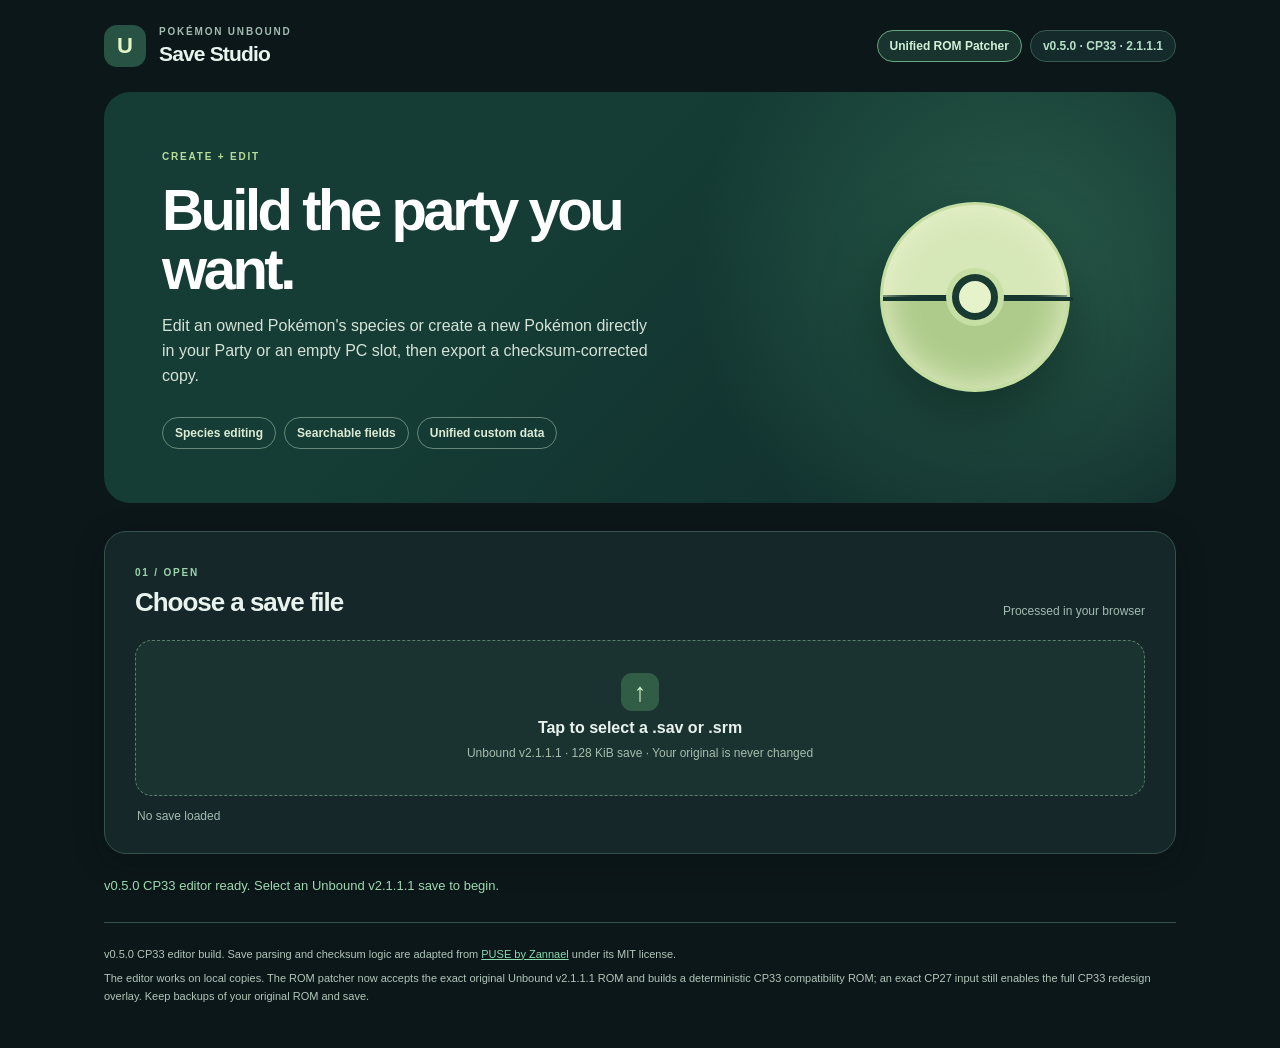
<file: index.html>
<!doctype html>
<html lang="en">
<head>
  <meta charset="utf-8">
  <meta name="viewport" content="width=device-width, initial-scale=1, viewport-fit=cover">
  <meta name="theme-color" content="#142d29">
  <meta name="description" content="Pokémon Unbound Save Studio v0.5.0 CP33 editor for the latest custom species, moves, abilities, and items.">
  <title>Pokémon Unbound Save Studio v0.5.0</title>
  <link rel="stylesheet" href="./style.css">
  <link rel="stylesheet" href="./patch.css">
  <link rel="stylesheet" href="./dark.css">
  <script type="module" src="./main.js"></script>
</head>
<body>
  <div class="page-shell">
    <header class="topbar">
      <div class="brand"><span class="brand-mark" aria-hidden="true">U</span><div><span class="eyebrow">POKÉMON UNBOUND</span><strong>Save Studio</strong></div></div>
      <div class="top-actions"><a class="patcher-link" href="/rom-patcher/">Unified ROM Patcher</a><span class="version">v0.5.0 · CP33 · 2.1.1.1</span></div>
    </header>

    <main>
      <section class="hero" aria-labelledby="page-title">
        <div class="hero-copy">
          <span class="section-kicker">CREATE + EDIT</span>
          <h1 id="page-title">Build the party you want.</h1>
          <p>Edit an owned Pokémon's species or create a new Pokémon directly in your Party or an empty PC slot, then export a checksum-corrected copy.</p>
          <div class="hero-pills"><span>Species editing</span><span>Searchable fields</span><span>Unified custom data</span></div>
        </div>
        <div class="orb" aria-hidden="true"><span></span></div>
      </section>

      <section class="upload-panel" aria-labelledby="upload-title">
        <div class="section-head"><div><span class="section-kicker">01 / OPEN</span><h2 id="upload-title">Choose a save file</h2></div><span class="private-note">Processed in your browser</span></div>
        <label class="dropzone" for="save-file"><span class="upload-icon" aria-hidden="true">↑</span><strong>Tap to select a .sav or .srm</strong><small>Unbound v2.1.1.1 · 128 KiB save · Your original is never changed</small></label>
        <input id="save-file" type="file" accept=".sav,.srm,application/octet-stream" hidden>
        <p class="file-caption" id="file-caption">No save loaded</p>
      </section>

      <section id="workspace" class="workspace" hidden aria-labelledby="workspace-title">
        <div class="section-head workspace-head">
          <div><span class="section-kicker">02 / EDIT</span><h2 id="workspace-title">Your Pokémon</h2></div>
          <div class="workspace-actions"><span id="edit-count" class="edit-count">No edits yet</span><button id="add-mon" class="secondary-button compact" type="button">+ Add Pokémon</button></div>
        </div>
        <div class="tabs" role="tablist" aria-label="Storage"><button id="party-tab" class="tab active" type="button" role="tab" aria-selected="true">Party</button><button id="pc-tab" class="tab" type="button" role="tab" aria-selected="false">PC Boxes</button></div>
        <div id="box-controls" class="box-controls" hidden><label for="box-select">Box</label><select id="box-select"></select><span id="box-count"></span></div>

        <form id="creator" class="creator" hidden>
          <div class="creator-head"><div><span class="section-kicker">NEW POKÉMON</span><h3>Create a Pokémon</h3><p id="creator-location"></p></div><button id="close-creator" class="icon-button" type="button" aria-label="Close creator">×</button></div>
          <div class="creator-body">
            <label>Species<input class="search-field" id="search-create-species" type="search" placeholder="Search name or ID" autocomplete="off"><select id="create-species"></select></label>
            <label>Level<input id="create-level" type="number" min="1" max="100" value="5" inputmode="numeric"></label>
            <p class="creator-note">New Pokémon start with Hardy nature, no held item, 31 IVs, 0 EVs, and empty move slots. You can immediately edit all supported fields after creation.</p>
          </div>
          <div class="creator-actions"><button id="create-mon" class="primary-button" type="submit">Create Pokémon</button><button id="cancel-create" class="secondary-button" type="button">Cancel</button></div>
        </form>

        <div id="mon-list" class="mon-list" aria-live="polite"></div>
        <p id="empty-list" class="empty-list" hidden>No Pokémon found here. Choose another box or add one.</p>

        <form id="editor" class="editor" hidden>
          <div class="editor-header"><div><span class="section-kicker">SELECTED POKÉMON</span><h3 id="editor-name"></h3><p id="editor-location"></p></div><button id="close-editor" class="icon-button" type="button" aria-label="Close editor">×</button></div>
          <div class="editor-body">
            <label class="full-label first-field">Species<input class="search-field" id="search-species" type="search" placeholder="Search name or ID" autocomplete="off"><select id="species" name="species"></select></label>
            <div class="form-grid basic-grid"><label>Nature<select id="nature" name="nature"></select></label><label>Ability<select id="ability" name="ability"></select></label><label>Held item<input class="search-field" id="search-item" type="search" placeholder="Search item or ID" autocomplete="off"><select id="item" name="item"></select></label></div>
            <div class="identity-row"><label class="toggle-label"><input id="shiny" type="checkbox" name="shiny"><span class="toggle-track"></span><span>Shiny</span></label><label>Gender<select id="gender" name="gender"></select></label></div>
            <fieldset><legend>Moves <small>Choose up to four</small></legend><div class="moves-grid"><label>Move 1<input class="search-field" id="search-move-0" type="search" placeholder="Search move or ID" autocomplete="off"><select id="move-0" name="move-0"></select></label><label>Move 2<input class="search-field" id="search-move-1" type="search" placeholder="Search move or ID" autocomplete="off"><select id="move-1" name="move-1"></select></label><label>Move 3<input class="search-field" id="search-move-2" type="search" placeholder="Search move or ID" autocomplete="off"><select id="move-2" name="move-2"></select></label><label>Move 4<input class="search-field" id="search-move-3" type="search" placeholder="Search move or ID" autocomplete="off"><select id="move-3" name="move-3"></select></label></div></fieldset>
            <fieldset><legend>IVs <small>0–31 each</small></legend><div id="iv-grid" class="stat-grid"></div></fieldset>
            <fieldset><legend>EVs <small>0–252 each · 510 total</small></legend><div id="ev-grid" class="stat-grid"></div></fieldset>
          </div>
          <div class="editor-actions"><button id="apply-edit" class="primary-button" type="submit">Save Pokémon changes</button></div>
        </form>
      </section>

      <section id="export-panel" class="export-panel" hidden aria-labelledby="export-title"><div><span class="section-kicker">03 / EXPORT</span><h2 id="export-title">Ready to play?</h2><p>Download a new file. Keep your original as a backup before replacing the emulator’s save.</p></div><div class="export-actions"><button id="export-sav" class="primary-button" type="button">Download .sav</button><button id="export-srm" class="secondary-button" type="button">Download .srm</button></div></section>
      <div id="status" class="status" role="status" aria-live="polite"></div>
    </main>

    <footer><p>v0.5.0 CP33 editor build. Save parsing and checksum logic are adapted from <a href="https://github.com/Zannael/PUSE" target="_blank" rel="noopener noreferrer">PUSE by Zannael</a> under its MIT license.</p><p>The editor works on local copies. The ROM patcher now accepts the exact original Unbound v2.1.1.1 ROM and builds a deterministic CP33 compatibility ROM; an exact CP27 input still enables the full CP33 redesign overlay. Keep backups of your original ROM and save.</p></footer>
  </div>
</body>
</html>
</file>
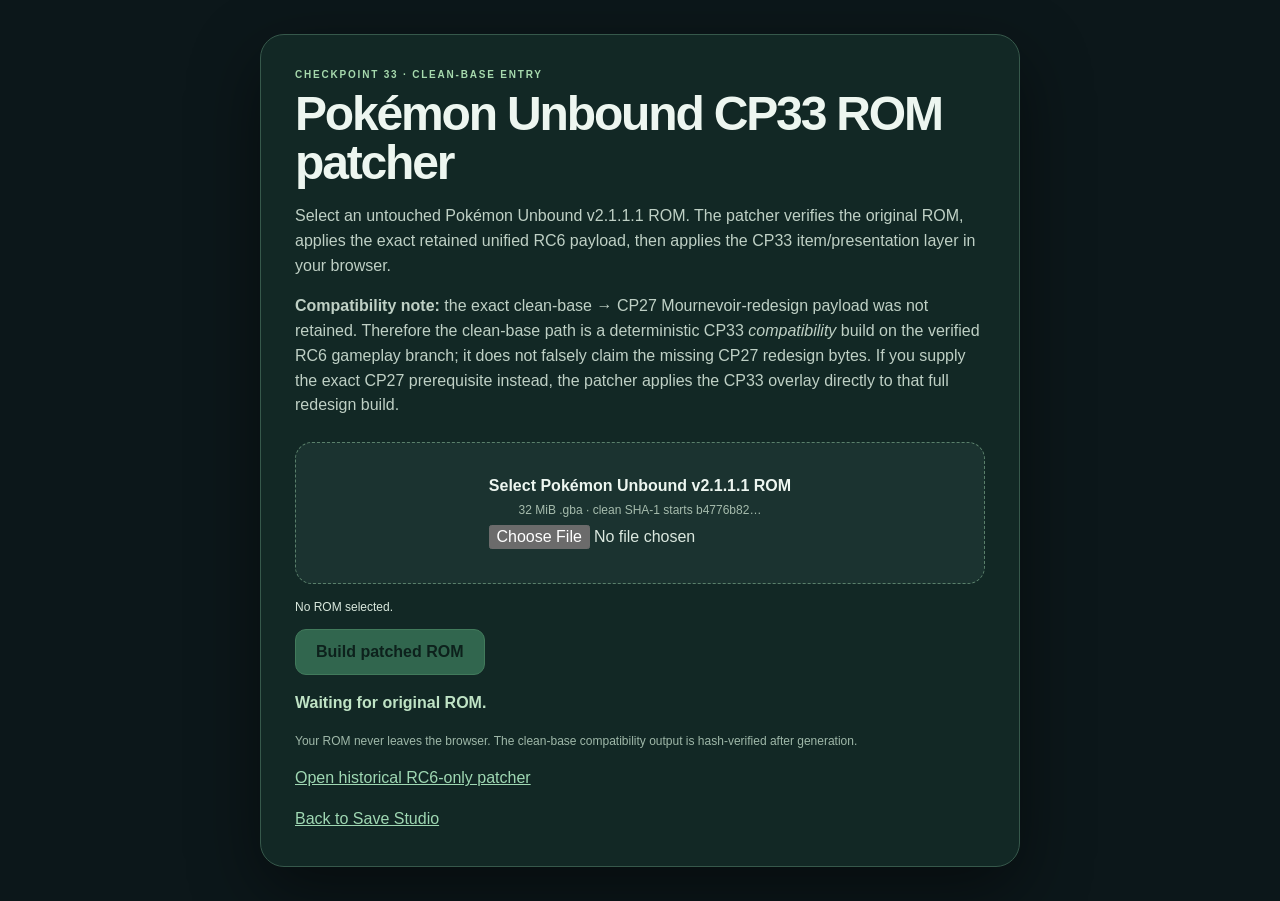
<file: rom-patcher/index.html>
<!doctype html>
<html lang="en">
<head>
  <meta charset="utf-8">
  <meta name="viewport" content="width=device-width,initial-scale=1,viewport-fit=cover">
  <title>Pokémon Unbound CP33 ROM Patcher</title>
  <link rel="stylesheet" href="../style.css">
  <link rel="stylesheet" href="../dark.css">
  <link rel="stylesheet" href="../patch.css">
</head>
<body>
  <main class="patch-shell">
    <div class="patch-card">
      <span class="eyebrow">CHECKPOINT 33 · CLEAN-BASE ENTRY</span>
      <h1>Pokémon Unbound CP33 ROM patcher</h1>
      <p>Select an untouched Pokémon Unbound v2.1.1.1 ROM. The patcher verifies the original ROM, applies the exact retained unified RC6 payload, then applies the CP33 item/presentation layer in your browser.</p>
      <p><strong>Compatibility note:</strong> the exact clean-base → CP27 Mournevoir-redesign payload was not retained. Therefore the clean-base path is a deterministic CP33 <em>compatibility</em> build on the verified RC6 gameplay branch; it does not falsely claim the missing CP27 redesign bytes. If you supply the exact CP27 prerequisite instead, the patcher applies the CP33 overlay directly to that full redesign build.</p>

      <label class="dropzone" for="rom">
        <strong>Select Pokémon Unbound v2.1.1.1 ROM</strong>
        <span>32 MiB .gba · clean SHA-1 starts b4776b82…</span>
        <input id="rom" type="file" accept=".gba,application/octet-stream">
      </label>
      <p id="selection" class="patch-selection">No ROM selected.</p>
      <div class="patch-actions">
        <button id="patch-rom" class="primary-button" type="button" disabled>Build patched ROM</button>
        <a id="download-rom" class="primary-button patch-download" href="#" download="Pokemon Unbound - CP33 Patched.gba" hidden>Download patched ROM</a>
      </div>

      <p id="status" role="status" aria-live="polite">Waiting for original ROM.</p>
      <p id="output-hash" class="hash-note" hidden></p>
      <p class="patch-note">Your ROM never leaves the browser. The clean-base compatibility output is hash-verified after generation.</p>
      <p><a href="./legacy-rc6.html">Open historical RC6-only patcher</a></p>
      <p><a href="../">Back to Save Studio</a></p>
    </div>
  </main>

<script type="module">
import {ROM_SIZE,CP27_SHA1,CP27_SHA256,applyCp33Overlay,sha1,sha256} from './cp33-overlay.js';
import {SOURCE_SHA1,SOURCE_SHA256,applyUnifiedPatch} from './upf.js';

const CLEAN_COMPAT_SHA1='672d80865481cbe6531e7921b3e13f0126522205';
const CLEAN_COMPAT_SHA256='72f6184dc282c430f199e1781aa8ed10a2cd86a13753c931e331b260550b3cd3';

const $=id=>document.getElementById(id);
const input=$('rom'),button=$('patch-rom'),download=$('download-rom'),selection=$('selection'),status=$('status'),hashBox=$('output-hash');
let outputUrl=null;

function setStatus(t,e=false){status.textContent=t;status.classList.toggle('error',e)}
function clearOutput(){
  if(outputUrl){URL.revokeObjectURL(outputUrl);outputUrl=null}
  download.hidden=true;download.removeAttribute('href');hashBox.hidden=true;hashBox.textContent='';
}
function readFile(file){
  return new Promise((resolve,reject)=>{
    const r=new FileReader();
    r.onload=()=>resolve(new Uint8Array(r.result));
    r.onerror=()=>reject(r.error||new Error('File could not be read.'));
    r.readAsArrayBuffer(file);
  });
}
async function fetchAsset(name){
  const r=await fetch('./assets/'+name,{cache:'no-store'});
  if(!r.ok)throw new Error('Required CP33 asset could not be loaded: '+name);
  return new Uint8Array(await r.arrayBuffer());
}
async function loadAssets(){
  const names=[
    'grimble_party_icon_32x64.4bpp',
    'gravibite_party_icon_32x64.4bpp',
    'dreadchomp_party_icon_32x64.4bpp',
    'frostyrant_party_icon_32x64.4bpp',
    'mournevoir_party_icon_32x64.4bpp',
    'party_icon_palette_slot3.gbapal',
    'party_icon_palette_slot4.gbapal',
    'party_icon_palette_slot5.gbapal'
  ];
  const values=await Promise.all(names.map(fetchAsset));
  const a={};names.forEach((n,i)=>a[n]=values[i]);
  a.wrapper=await fetchAsset('frozen_sovereignty_final.bin');
  return a;
}
async function loadRc6Payload(){
  const r=await fetch('./Unbound_Final_Unified_2026-09-24_RC6.upf',{cache:'no-store'});
  if(!r.ok)throw new Error('Retained unified RC6 payload could not be loaded (HTTP '+r.status+').');
  return new Uint8Array(await r.arrayBuffer());
}
function publish(out,label,o1,o256){
  outputUrl=URL.createObjectURL(new Blob([out],{type:'application/octet-stream'}));
  download.href=outputUrl;
  download.download=label;
  download.hidden=false;
  hashBox.textContent='Generated SHA-1: '+o1+'\nGenerated SHA-256: '+o256;
  hashBox.style.whiteSpace='pre-wrap';
  hashBox.hidden=false;
}

input.addEventListener('change',()=>{
  clearOutput();
  const f=input.files?.[0];
  if(!f){selection.textContent='No ROM selected.';button.disabled=true;setStatus('Waiting for original ROM.');return}
  selection.textContent=f.name+' · '+f.size.toLocaleString()+' bytes';
  button.disabled=false;
  setStatus(f.size===ROM_SIZE?'ROM selected. Tap Build patched ROM to verify it.':'ROM size is not 33,554,432 bytes.',f.size!==ROM_SIZE);
});

button.addEventListener('click',async()=>{
  const f=input.files?.[0];if(!f)return;
  clearOutput();button.disabled=true;input.disabled=true;
  try{
    setStatus('Reading ROM…');
    const src=await readFile(f);
    if(src.length!==ROM_SIZE)throw new Error('Expected '+ROM_SIZE.toLocaleString()+' bytes; got '+src.length.toLocaleString()+'.');

    setStatus('Verifying ROM hashes…');
    const [s1,s256]=await Promise.all([sha1(src),sha256(src)]);

    if(s1===SOURCE_SHA1 && s256===SOURCE_SHA256){
      setStatus('Clean Unbound v2.1.1.1 verified. Loading retained unified payload…');
      const [payload,assets]=await Promise.all([loadRc6Payload(),loadAssets()]);
      setStatus('Applying retained clean-base gameplay patch…');
      const rc6=await applyUnifiedPatch(src,payload);
      setStatus('Applying CP33 item and presentation layer…');
      const out=applyCp33Overlay(rc6,assets,{allowCompatibilityInputs:true});
      setStatus('Verifying deterministic clean-base output…');
      const [o1,o256]=await Promise.all([sha1(out),sha256(out)]);
      if(o1!==CLEAN_COMPAT_SHA1||o256!==CLEAN_COMPAT_SHA256)throw new Error('Clean-base CP33 compatibility output verification failed.');
      publish(out,'Pokemon Unbound - CP33 Clean-Base Compatibility.gba',o1,o256);
      setStatus('PASS — original Unbound v2.1.1.1 patched successfully. This is the deterministic CP33 compatibility build.');
      return;
    }

    if(s1===CP27_SHA1 && s256===CP27_SHA256){
      setStatus('Exact CP27 prerequisite verified. Loading CP33 assets…');
      const assets=await loadAssets();
      setStatus('Applying full CP33 overlay…');
      const out=applyCp33Overlay(src,assets);
      setStatus('Calculating CP33 output hashes…');
      const [o1,o256]=await Promise.all([sha1(out),sha256(out)]);
      publish(out,'Pokemon Unbound - CP33 Latest.gba',o1,o256);
      setStatus('PASS — full CP33 overlay generated from the exact CP27 redesign prerequisite.');
      return;
    }

    throw new Error('ROM not recognized. Use the exact original Pokémon Unbound v2.1.1.1 ROM (SHA-1 b4776b82…) or the exact CP27 prerequisite (SHA-1 27995aec…).');
  }catch(e){
    setStatus(e?.message||String(e),true);
  }finally{
    button.disabled=false;input.disabled=false;
  }
});

window.addEventListener('pagehide',clearOutput);
</script>
</body>
</html>
</file>
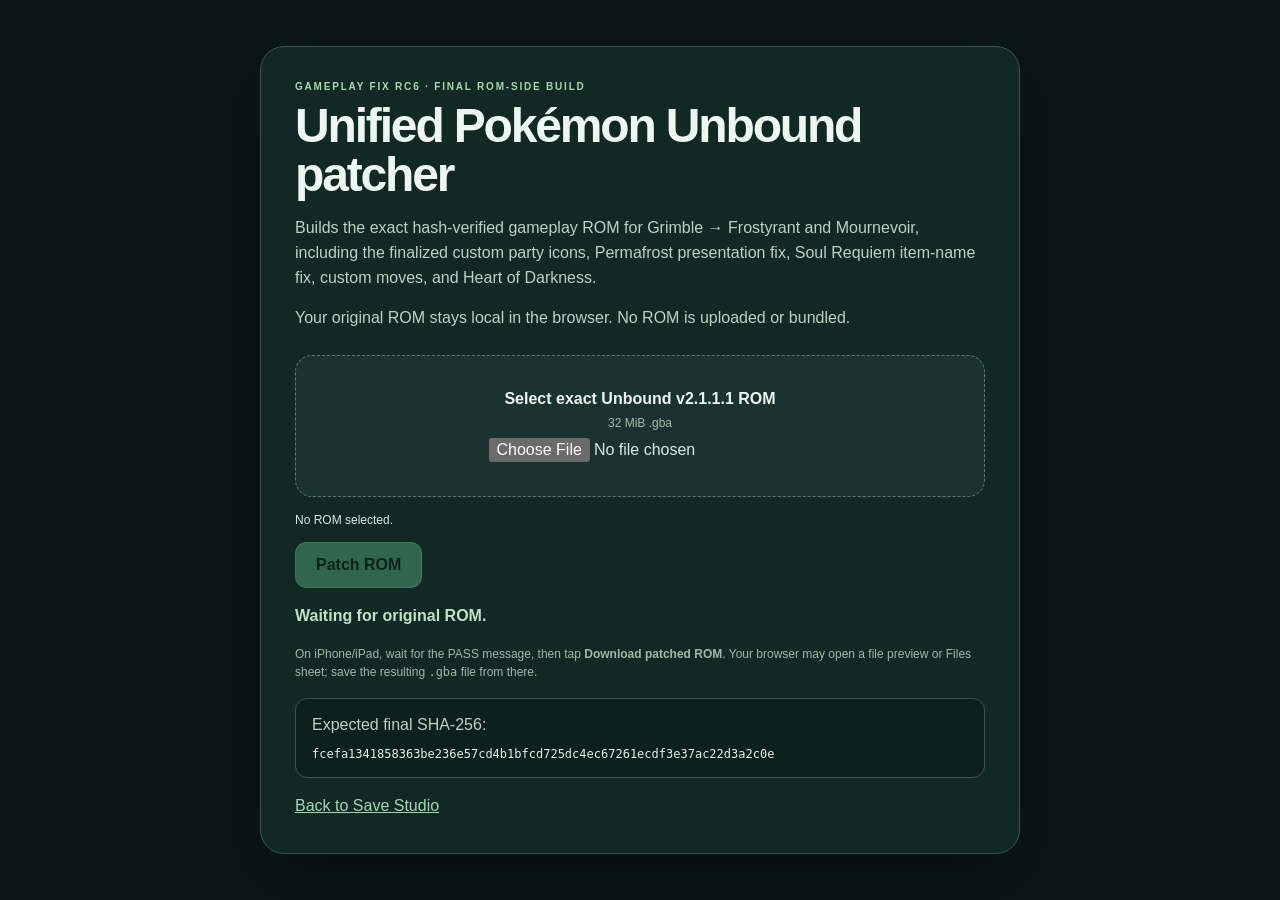
<file: rom-patcher/legacy-rc6.html>
<!doctype html>
<html lang="en">
<head>
  <meta charset="utf-8">
  <meta name="viewport" content="width=device-width,initial-scale=1,viewport-fit=cover">
  <title>Pokémon Unbound Unified ROM Patcher</title>
  <link rel="stylesheet" href="../style.css">
  <link rel="stylesheet" href="../dark.css">
  <link rel="stylesheet" href="../patch.css">
</head>
<body>
  <main class="patch-shell">
    <div class="patch-card">
      <span class="eyebrow">GAMEPLAY FIX RC6 · FINAL ROM-SIDE BUILD</span>
      <h1>Unified Pokémon Unbound patcher</h1>
      <p>Builds the exact hash-verified gameplay ROM for Grimble → Frostyrant and Mournevoir, including the finalized custom party icons, Permafrost presentation fix, Soul Requiem item-name fix, custom moves, and Heart of Darkness.</p>
      <p>Your original ROM stays local in the browser. No ROM is uploaded or bundled.</p>

      <label class="dropzone" for="rom">
        <strong>Select exact Unbound v2.1.1.1 ROM</strong>
        <span>32 MiB .gba</span>
        <input id="rom" type="file" accept=".gba,application/octet-stream">
      </label>

      <p id="selection" class="patch-selection">No ROM selected.</p>
      <div class="patch-actions">
        <button id="patch-rom" class="primary-button" type="button" disabled>Patch ROM</button>
        <a id="download-rom" class="primary-button patch-download" href="#" download="Pokemon Unbound - Unified Custom Final.gba" hidden>Download patched ROM</a>
      </div>

      <p id="status" role="status" aria-live="polite">Waiting for original ROM.</p>
      <p class="patch-note">On iPhone/iPad, wait for the PASS message, then tap <strong>Download patched ROM</strong>. Your browser may open a file preview or Files sheet; save the resulting <code>.gba</code> file from there.</p>
      <p class="hash-note">Expected final SHA-256:<br><code>fcefa1341858363be236e57cd4b1bfcd725dc4ec67261ecdf3e37ac22d3a2c0e</code></p>
      <p><a href="../">Back to Save Studio</a></p>
    </div>
  </main>

  <script>
  (function () {
    'use strict';

    var ROM_SIZE = 0x2000000;
    var SOURCE_SHA1 = 'b4776b82a4c7915d0fadeaa27e013523f99dfd94';
    var SOURCE_SHA256 = '7aa25bbf568f7cfcf6ee1cf2e9e6ff637350b3d0705c2375cabb6baa7d9739f7';
    var TARGET_SHA1 = '15b818eb3b6028100cc7eebc68e72a44bf96f7af';
    var TARGET_SHA256 = 'fcefa1341858363be236e57cd4b1bfcd725dc4ec67261ecdf3e37ac22d3a2c0e';
    var RAW_PAYLOAD_SHA256 = 'd5a9d25c4bde049b0e2c2e0b2108e5dcbb75b311f1cf4dbe083f49f2b3bfb387';

    var input = document.getElementById('rom');
    var patchButton = document.getElementById('patch-rom');
    var download = document.getElementById('download-rom');
    var selection = document.getElementById('selection');
    var status = document.getElementById('status');
    var outputUrl = null;

    function setStatus(message, isError) {
      status.textContent = message;
      status.classList.toggle('error', Boolean(isError));
    }

    function clearOutput() {
      if (outputUrl) {
        URL.revokeObjectURL(outputUrl);
        outputUrl = null;
      }
      download.hidden = true;
      download.removeAttribute('href');
    }

    function readFile(file) {
      return new Promise(function (resolve, reject) {
        var reader = new FileReader();
        reader.onload = function () { resolve(reader.result); };
        reader.onerror = function () { reject(reader.error || new Error('The ROM file could not be read.')); };
        reader.onabort = function () { reject(new Error('ROM file reading was cancelled.')); };
        reader.readAsArrayBuffer(file);
      });
    }

    function toHex(buffer) {
      var bytes = new Uint8Array(buffer);
      var out = '';
      for (var i = 0; i < bytes.length; i++) out += bytes[i].toString(16).padStart(2, '0');
      return out;
    }

    async function digest(bytes, algorithm) {
      if (!window.crypto || !window.crypto.subtle) throw new Error('This browser does not provide the secure Web Crypto API required by the patcher. Open the HTTPS site in Safari or another current browser.');
      return toHex(await window.crypto.subtle.digest(algorithm, bytes));
    }

    async function applyUnifiedPatch(source, payload) {
      if (source.length !== ROM_SIZE) throw new Error('Expected 33,554,432 bytes; got ' + source.length.toLocaleString() + '.');

      setStatus('Verifying original ROM (SHA-1)…');
      var s1 = await digest(source, 'SHA-1');
      setStatus('Verifying original ROM (SHA-256)…');
      var s256 = await digest(source, 'SHA-256');
      if (s1 !== SOURCE_SHA1 || s256 !== SOURCE_SHA256) throw new Error('This patcher requires the exact original Pokémon Unbound v2.1.1.1 ROM.');

      setStatus('Verifying patch payload…');
      if (await digest(payload, 'SHA-256') !== RAW_PAYLOAD_SHA256) throw new Error('Unified patch payload integrity check failed.');
      if (payload.length < 12 || String.fromCharCode.apply(null, payload.subarray(0, 4)) !== 'UPF1') throw new Error('Unrecognized unified patch payload.');

      var view = new DataView(payload.buffer, payload.byteOffset, payload.byteLength);
      var romSize = view.getUint32(4, true);
      var count = view.getUint32(8, true);
      if (romSize !== ROM_SIZE) throw new Error('Unified patch payload ROM-size mismatch.');

      setStatus('Applying unified patch…');
      var output = source.slice();
      var at = 12;
      var lastEnd = 0;
      for (var i = 0; i < count; i++) {
        if (at + 8 > payload.length) throw new Error('Truncated unified patch record header.');
        var offset = view.getUint32(at, true);
        var length = view.getUint32(at + 4, true);
        at += 8;
        if (offset < lastEnd || offset + length > ROM_SIZE || at + length > payload.length) throw new Error('Malformed or overlapping unified patch record.');
        output.set(payload.subarray(at, at + length), offset);
        at += length;
        lastEnd = offset + length;
      }
      if (at !== payload.length) throw new Error('Unexpected trailing bytes in unified patch payload.');

      setStatus('Verifying patched ROM (SHA-1)…');
      var o1 = await digest(output, 'SHA-1');
      setStatus('Verifying patched ROM (SHA-256)…');
      var o256 = await digest(output, 'SHA-256');
      if (o1 !== TARGET_SHA1 || o256 !== TARGET_SHA256) throw new Error('Patched ROM verification failed.');
      return output;
    }

    input.addEventListener('change', function () {
      clearOutput();
      var file = input.files && input.files[0];
      if (!file) {
        selection.textContent = 'No ROM selected.';
        patchButton.disabled = true;
        setStatus('Waiting for original ROM.');
        return;
      }
      selection.textContent = file.name + ' · ' + file.size.toLocaleString() + ' bytes';
      patchButton.disabled = false;
      if (file.size === ROM_SIZE) setStatus('ROM selected. Tap Patch ROM to verify and build the unified ROM.');
      else setStatus('ROM selected, but the size is not 33,554,432 bytes. Tap Patch ROM to see the exact validation error.', true);
    });

    patchButton.addEventListener('click', async function () {
      var file = input.files && input.files[0];
      if (!file) {
        setStatus('Choose the original Unbound v2.1.1.1 ROM first.', true);
        return;
      }

      clearOutput();
      patchButton.disabled = true;
      input.disabled = true;
      try {
        setStatus('Reading original ROM…');
        var source = new Uint8Array(await readFile(file));

        setStatus('Loading unified patch payload…');
        var response = await fetch('/rom-patcher/Unbound_Final_Unified_2026-09-24_RC6.upf', { cache: 'no-store' });
        if (!response.ok) throw new Error('Unified patch payload could not be loaded (HTTP ' + response.status + ').');
        var payload = new Uint8Array(await response.arrayBuffer());

        var output = await applyUnifiedPatch(source, payload);
        outputUrl = URL.createObjectURL(new Blob([output], { type: 'application/octet-stream' }));
        download.href = outputUrl;
        download.hidden = false;
        setStatus('PASS — exact final unified ROM generated and hash-verified. Tap Download patched ROM.');
      } catch (error) {
        setStatus(error && error.message ? error.message : String(error), true);
      } finally {
        patchButton.disabled = false;
        input.disabled = false;
      }
    });

    window.addEventListener('pagehide', clearOutput);
    setStatus('Waiting for original ROM.');
  }());
  </script>
</body>
</html>
</file>
<file: style.css>
:root{font-family:Inter,ui-sans-serif,-apple-system,BlinkMacSystemFont,"Segoe UI",sans-serif;color:#19332d;background:#f7f6f0;font-synthesis:none}*{box-sizing:border-box}body{margin:0;min-width:320px}button,input,select{font:inherit}button{cursor:pointer}button:disabled{opacity:.55;cursor:not-allowed}a{color:#176454}a:hover{text-decoration:none}[hidden]{display:none!important}.page-shell{max-width:1120px;margin:auto;padding:0 24px}.topbar{height:92px;display:flex;justify-content:space-between;align-items:center}.brand{display:flex;align-items:center;gap:13px}.brand-mark{display:grid;place-items:center;width:42px;height:42px;border-radius:13px;background:#183a31;color:#d9ecb7;font-weight:900;font-size:22px}.brand div{display:flex;flex-direction:column;line-height:1.05}.brand strong{font-size:21px;letter-spacing:-.04em}.eyebrow,.section-kicker{font-size:10px;font-weight:800;letter-spacing:.18em}.eyebrow{color:#668177;margin-bottom:6px}.version{font-size:12px;font-weight:700;color:#366254;border:1px solid #d3dfd2;border-radius:99px;padding:8px 12px}.hero{min-height:316px;background:#16372f;border-radius:26px;overflow:hidden;display:grid;grid-template-columns:1.4fr .6fr;position:relative;color:#fff;padding:54px 58px;margin-bottom:28px}.hero:before{content:"";position:absolute;inset:0;background:radial-gradient(circle at 86% 43%,#448e6970 0,transparent 35%),linear-gradient(135deg,transparent 40%,#0e2c2a 100%)}.hero-copy{position:relative;z-index:1;max-width:600px}.hero .section-kicker{color:#b9dc9b}.hero h1{font-size:clamp(36px,5vw,58px);letter-spacing:-.06em;line-height:1.02;margin:16px 0}.hero p{color:#d5e3d7;line-height:1.55;max-width:500px;margin:0}.hero-pills{display:flex;gap:8px;flex-wrap:wrap;margin-top:28px}.hero-pills span{border:1px solid #678878;border-radius:99px;padding:8px 12px;font-size:12px;color:#dcebd6;font-weight:650}.orb{z-index:1;align-self:center;justify-self:center;width:190px;height:190px;border-radius:50%;border:3px solid #c5dfa2;background:linear-gradient(#d6e7b8 0 49%,#16372f 49% 52%,#aecb8b 52%);box-shadow:0 24px 55px #071b1780,inset 0 0 35px #e9f2cc}.orb:before{content:"";position:absolute;width:190px;height:4px;background:#16372f;transform:translateY(92px)}.orb span{position:absolute;display:block;width:46px;height:46px;border:7px solid #183a31;background:#e5f2ca;border-radius:50%;transform:translate(69px,69px);box-shadow:0 0 0 6px #c6dfa4}.upload-panel,.workspace,.export-panel{border:1px solid #dce5d9;background:#fff;border-radius:22px;box-shadow:0 8px 30px #183a3108}.upload-panel,.workspace{padding:30px;margin-bottom:24px}.section-head{display:flex;justify-content:space-between;align-items:end;gap:12px;margin-bottom:22px}.section-head h2,.export-panel h2{font-size:26px;letter-spacing:-.04em;margin:7px 0 0}.section-kicker{color:#4e8063}.private-note,.edit-count{font-size:12px;color:#6d8277}.dropzone{min-height:156px;border:1.5px dashed #a9c9ac;background:#f5faf1;border-radius:17px;display:flex;flex-direction:column;align-items:center;justify-content:center;gap:8px;text-align:center;padding:20px;cursor:pointer;transition:background .2s,border-color .2s}.dropzone:hover,.dropzone.dragover{background:#edf6e6;border-color:#508966}.upload-icon{display:grid;place-items:center;width:38px;height:38px;border-radius:11px;background:#dcefd2;color:#1e6949;font-size:26px;font-weight:500}.dropzone strong{font-size:16px}.dropzone small{font-size:12px;color:#668071;line-height:1.45}.file-caption{font-size:12px;color:#668071;margin:13px 2px 0;word-break:break-word}.tabs{display:flex;background:#f2f5ef;border-radius:12px;padding:4px;gap:4px;margin-bottom:20px}.tab{flex:1;border:0;border-radius:9px;padding:11px 12px;background:transparent;color:#647b6d;font-weight:750}.tab.active{background:#fff;color:#173c31;box-shadow:0 2px 8px #16372f16}.box-controls{display:flex;align-items:center;gap:10px;margin-bottom:18px}.box-controls label{font-weight:750;font-size:13px}.box-controls select{max-width:200px}.box-controls span{font-size:12px;color:#74887c}.mon-list{display:grid;grid-template-columns:repeat(3,minmax(0,1fr));gap:10px}.mon-card{border:1px solid #dce8dc;background:#fbfdf9;border-radius:14px;padding:15px;text-align:left;display:flex;align-items:center;gap:12px;min-height:78px;color:#17392e;transition:border-color .15s,transform .15s,box-shadow .15s}.mon-card:hover{border-color:#7ba686;transform:translateY(-1px);box-shadow:0 5px 14px #183a3114}.mon-card.selected{border-color:#24775d;background:#f0f9ee}.mon-avatar{display:grid;place-items:center;min-width:42px;height:42px;border-radius:12px;background:#e2eed8;color:#2f7053;font-weight:850;font-size:18px}.mon-card strong,.mon-card small{display:block;overflow:hidden;text-overflow:ellipsis;white-space:nowrap}.mon-card strong{font-size:14px}.mon-card small{font-size:11px;color:#7a8b80;margin-top:4px}.mon-copy{min-width:0}.empty-list{padding:22px;background:#f7faf5;border-radius:13px;color:#687c70;text-align:center}.editor{border:1px solid #c7ddc5;border-radius:18px;overflow:hidden;margin-top:24px;box-shadow:0 10px 30px #1c4e3110}.editor-header{display:flex;justify-content:space-between;align-items:start;padding:24px 26px;background:#e9f4e4}.editor-header h3{font-size:28px;letter-spacing:-.05em;margin:6px 0}.editor-header p{font-size:12px;color:#577063;margin:0}.icon-button{border:0;background:#fff;border-radius:9px;width:30px;height:30px;font-size:23px;line-height:1;color:#42624b}.editor-body{padding:26px}.form-grid,.moves-grid{display:grid;grid-template-columns:repeat(2,minmax(0,1fr));gap:14px}.editor label:not(.toggle-label){font-size:12px;font-weight:750;color:#527060;display:flex;flex-direction:column;gap:7px}.editor select,.editor input[type=number],.box-controls select{height:43px;width:100%;padding:0 12px;border:1px solid #cfddce;border-radius:10px;background:#fff;color:#183b2f;outline:none;min-width:0}.editor select:focus,.editor input:focus,.box-controls select:focus{border-color:#3b8d62;box-shadow:0 0 0 3px #8ec79d4d}.full-label{margin-top:16px}.identity-row{display:flex;align-items:end;gap:18px;margin-top:16px}.identity-row>label:last-child{flex:1}.toggle-label{height:43px;min-width:180px;padding:0 13px;border:1px solid #cfddce;border-radius:10px;display:flex;align-items:center;gap:10px;font-size:13px;font-weight:750;color:#476a55;cursor:pointer}.toggle-label input{position:absolute;opacity:0;pointer-events:none}.toggle-track{display:inline-block;width:36px;height:20px;border-radius:99px;background:#bdcdbd;position:relative;transition:background .2s}.toggle-track:after{content:"";position:absolute;width:14px;height:14px;border-radius:50%;background:#fff;top:3px;left:3px;transition:transform .2s}.toggle-label input:checked+.toggle-track{background:#2d8f62}.toggle-label input:checked+.toggle-track:after{transform:translateX(16px)}.editor fieldset{border:0;padding:0;margin:25px 0 0}.editor legend{font-size:15px;font-weight:850;color:#234a35;margin-bottom:14px}.editor legend small{font-size:11px;font-weight:600;color:#8b9c8d;margin-left:7px}.stat-grid{display:grid;grid-template-columns:repeat(6,minmax(0,1fr));gap:9px}.editor-actions{padding:0 26px 26px}.primary-button,.secondary-button{border-radius:11px;padding:13px 20px;font-weight:800;border:1px solid #1c5946}.primary-button{background:#1c5946;color:#fff}.primary-button:hover{background:#287554}.secondary-button{background:#fff;color:#1c5946}.secondary-button:hover{background:#f0f8ec}.export-panel{display:flex;align-items:center;justify-content:space-between;gap:24px;padding:30px;margin-bottom:24px}.export-panel p{color:#718377;line-height:1.5;font-size:13px;max-width:580px;margin:9px 0 0}.export-actions{display:flex;gap:9px;flex-shrink:0}.status{min-height:22px;font-size:13px;margin:0 0 22px;color:#287554}.status.error{color:#b33830}footer{border-top:1px solid #dce4d9;padding:23px 0 36px;color:#6e8073;font-size:11px;line-height:1.6}footer p{margin:0 0 7px}@media(max-width:800px){.hero{grid-template-columns:1fr;padding:40px}.orb{display:none}.mon-list{grid-template-columns:repeat(2,minmax(0,1fr))}.stat-grid{grid-template-columns:repeat(3,minmax(0,1fr))}.export-panel{align-items:stretch;flex-direction:column}.export-actions{width:100%}.export-actions button{flex:1}}@media(max-width:560px){.page-shell{padding:0 15px}.topbar{height:72px}.brand-mark{width:36px;height:36px}.brand strong{font-size:17px}.version{font-size:10px;padding:7px 9px}.hero{min-height:0;padding:31px 25px;border-radius:20px;margin-bottom:16px}.hero h1{font-size:36px}.hero p{font-size:14px}.hero-pills{margin-top:22px}.hero-pills span{font-size:10px;padding:7px 9px}.upload-panel,.workspace{padding:20px;margin-bottom:16px;border-radius:18px}.section-head h2,.export-panel h2{font-size:23px}.private-note{display:none}.dropzone{min-height:144px}.dropzone strong{font-size:14px}.dropzone small{font-size:11px}.mon-list{grid-template-columns:repeat(2,minmax(0,1fr));gap:7px}.mon-card{padding:11px;gap:8px;min-height:70px}.mon-avatar{min-width:34px;height:34px;font-size:15px;border-radius:9px}.mon-card strong{font-size:12px}.mon-card small{font-size:10px}.editor{margin-top:17px}.editor-header{padding:18px}.editor-header h3{font-size:24px}.editor-body{padding:18px}.form-grid,.moves-grid{gap:10px}.identity-row{gap:10px}.toggle-label{min-width:120px}.stat-grid{gap:7px}.editor select,.editor input[type=number]{font-size:13px;padding:0 8px}.editor-actions{padding:0 18px 18px}.editor-actions button{width:100%}.export-panel{padding:21px;border-radius:18px}.export-actions{flex-direction:column}.export-actions button{width:100%}footer{padding-bottom:calc(24px + env(safe-area-inset-bottom))}}@media(max-width:380px){.mon-list{grid-template-columns:1fr}.stat-grid{grid-template-columns:repeat(2,minmax(0,1fr))}}
</file>
<file: patch.css>
.workspace-actions{display:flex;align-items:center;gap:10px;flex-wrap:wrap;justify-content:flex-end}.compact{padding:9px 13px;font-size:12px}.creator{border:1px solid #c7ddc5;border-radius:18px;overflow:hidden;margin:0 0 24px;background:#fbfdf9;box-shadow:0 8px 26px #1c4e3110}.creator-head{display:flex;justify-content:space-between;align-items:start;padding:20px 22px;background:#edf7e8}.creator-head h3{font-size:24px;letter-spacing:-.04em;margin:6px 0}.creator-head p{font-size:12px;color:#577063;margin:0}.creator-body{padding:22px;display:grid;grid-template-columns:minmax(0,2fr) minmax(120px,.7fr);gap:14px}.creator-body label{font-size:12px;font-weight:750;color:#527060;display:flex;flex-direction:column;gap:7px}.creator-body select,.creator-body input{height:43px;width:100%;padding:0 12px;border:1px solid #cfddce;border-radius:10px;background:#fff;color:#183b2f;outline:none}.creator-note{grid-column:1/-1;margin:2px 0 0;font-size:11px;line-height:1.55;color:#6f8276}.creator-actions{display:flex;gap:10px;padding:0 22px 22px}.first-field{margin-top:0!important;margin-bottom:16px}.species-change-note{font-size:10px;color:#788b80}.danger-note{color:#9a4f32}.mon-card.added{outline:2px solid #70a983}@media(max-width:560px){.workspace-head{align-items:flex-start}.workspace-actions{align-items:flex-end;flex-direction:column}.creator-body{grid-template-columns:1fr}.creator-actions{flex-direction:column}.creator-actions button{width:100%}}

.top-actions{display:flex;align-items:center;gap:8px}.patcher-link{font-size:12px;font-weight:800;color:#1c5946;border:1px solid #c8d9ca;border-radius:99px;padding:8px 12px;text-decoration:none;background:#fff}.patcher-link:hover{background:#f0f8ec}@media(max-width:560px){.patcher-link{font-size:10px;padding:7px 9px}}
.search-field{width:100%;min-height:40px;border:1px solid #cbdacc;border-radius:10px;background:#fff;color:#183b2f;padding:0 12px;font:inherit;font-size:14px}.search-field:focus-visible{outline:2px solid #358968;outline-offset:2px}.ability-note{display:block;font-size:11px;line-height:1.45;color:#60776b;font-weight:400}


/* Unified ROM patcher presentation */
.patch-shell{min-height:100vh;display:grid;place-items:center;padding:34px 18px}.patch-card{width:min(760px,100%);background:#122825;border:1px solid #36584b;border-radius:24px;padding:34px;box-shadow:0 24px 70px #0007;color:#edf6f0}.patch-card .eyebrow{display:block;color:#a6d9ad;margin-bottom:10px}.patch-card h1{margin:0 0 16px;font-size:clamp(32px,6vw,48px);line-height:1.02;letter-spacing:-.045em}.patch-card>p{line-height:1.55;color:#bfd0c5}.patch-card .dropzone{margin:24px 0 14px;min-height:142px}.patch-card .dropzone strong{font-size:16px}.patch-card .dropzone span{font-size:12px;color:#a6bcad}.patch-card .dropzone input{max-width:100%;width:auto;color:#dbe8df}.patch-card #status{min-height:24px;margin:16px 0;color:#bfe3c5;font-weight:700}.patch-card .hash-note{padding:14px 16px;border:1px solid #36584b;border-radius:12px;background:#0d201d}.patch-card code{display:block;max-width:100%;margin-top:7px;color:#dff0e5;font-family:ui-monospace,SFMono-Regular,Menlo,Consolas,monospace;font-size:12px;overflow-wrap:anywhere;word-break:break-all}.patch-card>a,.patch-card p>a{color:#9fd8b3}.patch-card>p:last-child{margin-bottom:0}@media(max-width:560px){.patch-shell{place-items:start center;padding:16px 12px}.patch-card{padding:24px 18px;border-radius:18px}.patch-card h1{font-size:34px}.patch-card>p{font-size:14px}.patch-card .dropzone{min-height:132px;padding:16px}.patch-card code{font-size:11px}}
.patch-shell{width:100%;grid-template-columns:minmax(0,1fr);overflow-x:hidden}.patch-card{width:100%;max-width:760px;min-width:0;justify-self:center}

/* RC3 iOS-safe explicit patch/download flow */
.patch-selection{margin:8px 0 12px!important;color:#d9e8dd!important;font-size:12px;overflow-wrap:anywhere}.patch-actions{display:flex;gap:10px;flex-wrap:wrap;margin:10px 0 6px}.patch-actions .primary-button,.patch-download{display:inline-flex;align-items:center;justify-content:center;text-decoration:none;min-height:46px}.patch-download{background:#2d7658;color:#fff!important}.patch-download:hover{background:#348765}.patch-note{font-size:12px!important;color:#9fb8a9!important;margin-top:10px!important}.patch-note code{display:inline;font-size:inherit;margin:0;color:inherit;word-break:normal}.patch-card #status.error{color:#ffb7a9}@media(max-width:560px){.patch-actions{flex-direction:column}.patch-actions .primary-button,.patch-download{width:100%}}
</file>
<file: dark.css>
:root {
  color-scheme: dark;
  color: #e9f3ee;
  background: #0c171a;
}
body { background: #0c171a; }
a { color: #8cdbb1; }
.brand-mark { background: #275244; color: #e1f6c2; }
.eyebrow, .private-note, .edit-count, .file-caption { color: #a2bcb0; }
.version { color: #b7dfc8; border-color: #385a50; background: #152a2b; }
.hero { background: #153c35; }
.hero:before { background: radial-gradient(circle at 86% 43%, #448e6970 0, transparent 35%), linear-gradient(135deg, transparent 40%, #102b2b 100%); }
.upload-panel, .workspace, .export-panel { background: #16272a; border-color: #34524b; box-shadow: 0 8px 30px #06101244; }
.section-kicker { color: #9bd4a8; }
.dropzone { background: #1b3330; border-color: #5a806b; }
.dropzone:hover, .dropzone.dragover { background: #244038; border-color: #a2d8ab; }
.upload-icon { background: #315d47; color: #d3f4ca; }
.dropzone small, .box-controls span, .creator-note, .species-change-note { color: #a6bcad; }
.tabs { background: #102023; }
.tab { color: #b2c8bc; }
.tab.active { color: #e9f9ec; background: #315747; box-shadow: 0 2px 8px #06171566; }
.mon-card { background: #1b3031; border-color: #3a5550; color: #e9f5ee; }
.mon-card:hover { border-color: #8ccb9b; box-shadow: 0 5px 14px #06171577; }
.mon-card.selected { border-color: #94d4a3; background: #24463b; }
.mon-card.added { outline-color: #99d6a9; }
.mon-avatar { background: #345b47; color: #dcf6d3; }
.mon-card small { color: #b0c8b8; }
.empty-list { background: #1a3030; color: #b3c8ba; }
.editor, .creator { background: #192d2e; border-color: #41634f; box-shadow: 0 8px 26px #06171566; }
.editor-header, .creator-head { background: #254438; }
.editor-header p, .creator-head p { color: #bfd2c1; }
.icon-button { background: #35594a; color: #edf7ec; }
.editor label:not(.toggle-label), .creator-body label { color: #bdd8c2; }
.editor legend { color: #e5f2e6; }
.editor legend small { color: #b0c5b7; }
.editor select, .editor input[type=number], .box-controls select,
.creator-body select, .creator-body input, .search-field {
  background: #102326;
  border-color: #527064;
  color: #f0f8ef;
}
input::placeholder { color: #a2b8aa; opacity: 1; }
.editor select:focus, .editor input:focus, .box-controls select:focus,
.creator-body input:focus, .creator-body select:focus, .search-field:focus {
  border-color: #9dd3aa;
  box-shadow: 0 0 0 3px #76b99b55;
}
.toggle-label { border-color: #527064; color: #e2f0e3; }
.toggle-track { background: #6b8876; }
.toggle-label input:focus-visible + .toggle-track { outline: 2px solid #a8deb4; outline-offset: 3px; }
.primary-button { background: #4b9a70; border-color: #68bd88; color: #091c15; }
.primary-button:hover { background: #77c693; }
.secondary-button, .patcher-link { background: #19332f; border-color: #68a781; color: #d0f0d8; }
.secondary-button:hover, .patcher-link:hover { background: #2b4f3e; }
.ability-note { color: #adc7b1; }
.danger-note { color: #ffc19d; }
.export-panel p { color: #b0c7b7; }
.status { color: #9dd8b0; }
.status.error { color: #ffaaa3; }
footer { border-color: #34524b; color: #b2c6b8; }
</file>
